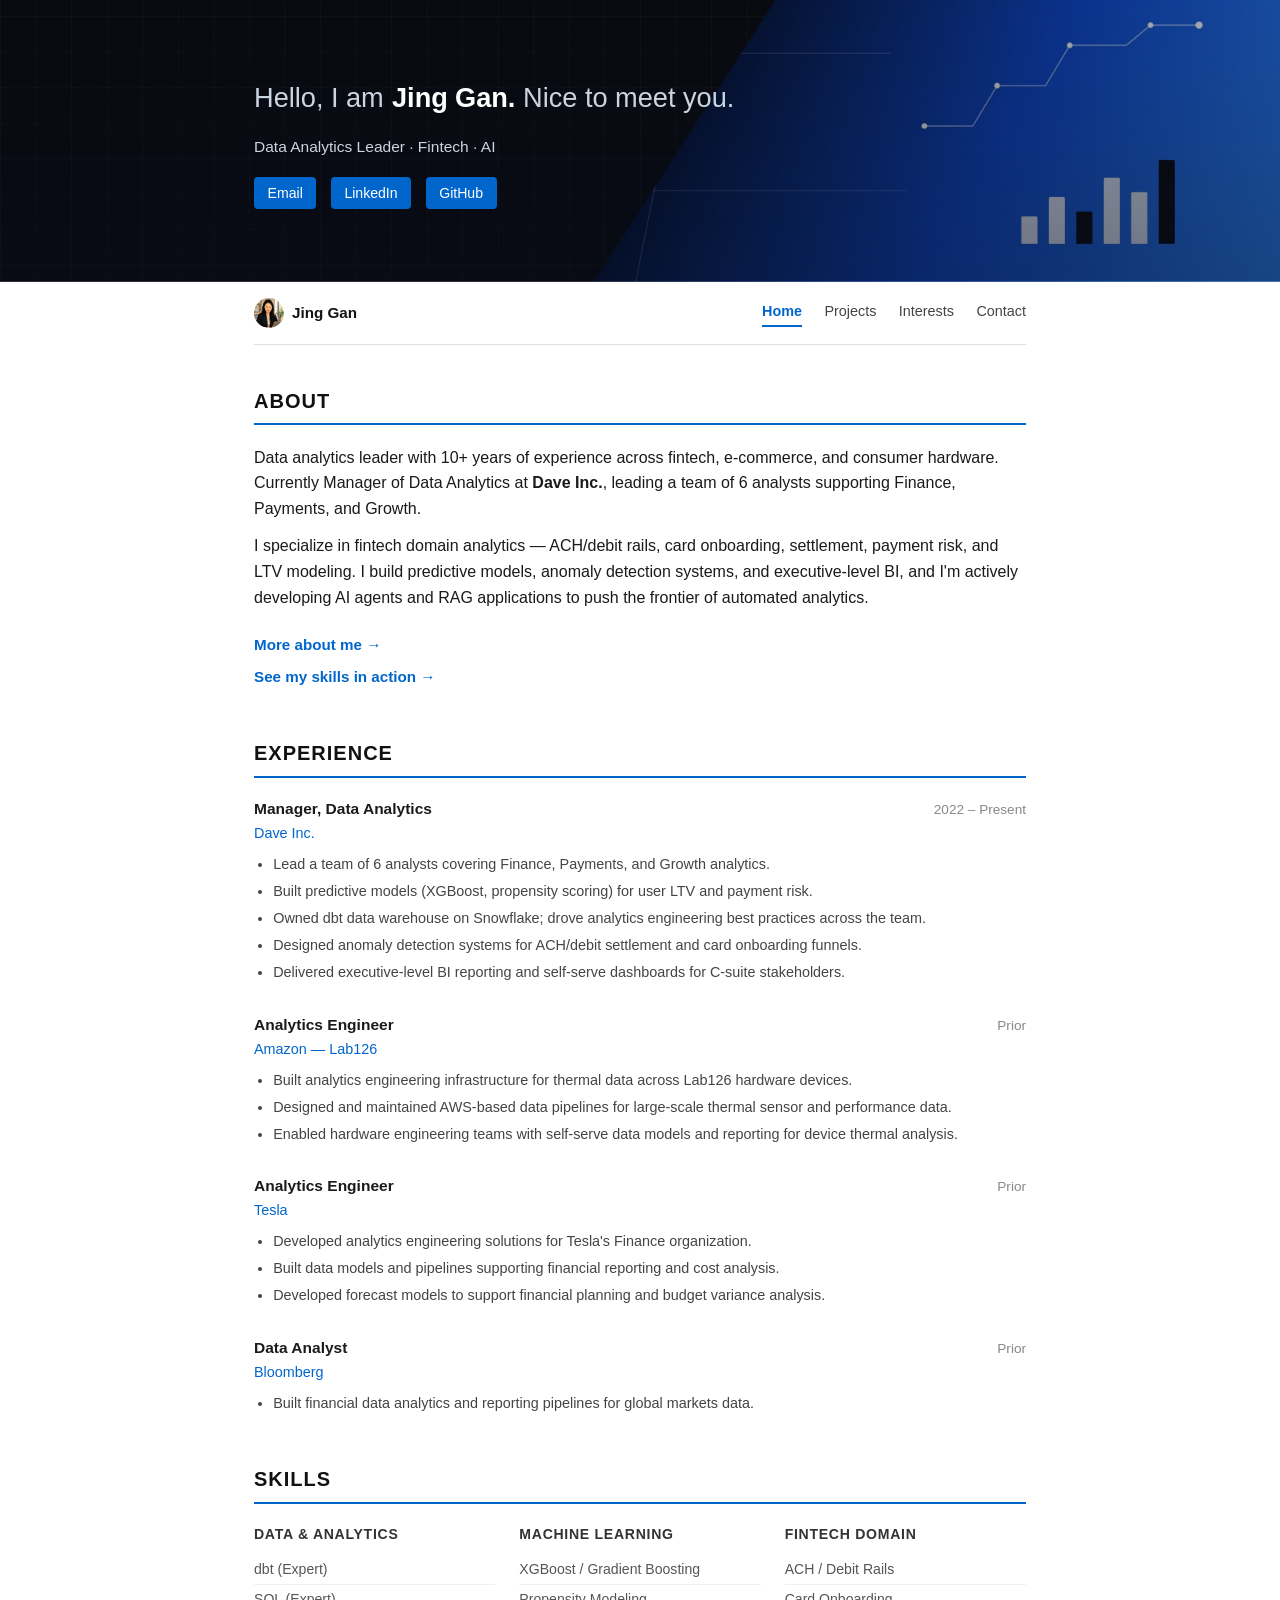
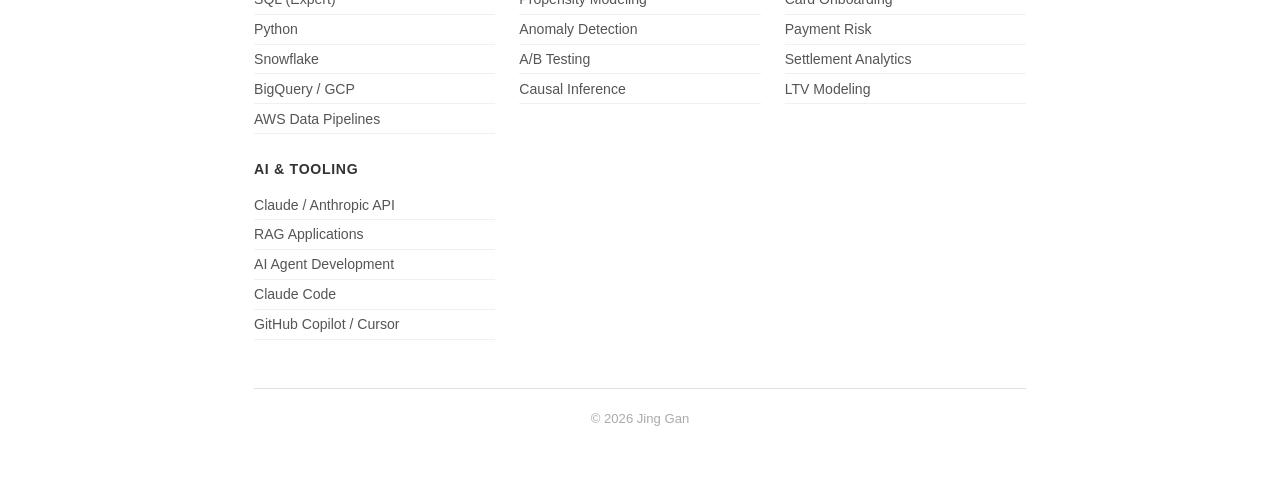
<file: index.html>
<!DOCTYPE html>
<html lang="en">
<head>
  <meta charset="UTF-8" />
  <meta name="viewport" content="width=device-width, initial-scale=1.0" />
  <title>Jing Gan — Home</title>
  <meta name="description" content="Jing Gan — Data Analytics Leader at Dave Inc. specializing in fintech analytics, predictive modeling, and AI agent development." />
  <meta property="og:title" content="Jing Gan — Data Analytics Leader" />
  <meta property="og:description" content="Data Analytics Leader at Dave Inc. specializing in fintech analytics, predictive modeling, and AI agent development." />
  <meta property="og:type" content="website" />
  <meta property="og:url" content="https://ganjingcatherine.github.io/personal-website/" />
  <meta property="og:image" content="https://ganjingcatherine.github.io/personal-website/working.png" />
  <link rel="stylesheet" href="style.css" />
</head>
<body>

  <header class="hero">
    <div class="header-inner">
      <div class="hero-greeting">
        <p class="greeting greeting-line">
          <span class="word" style="animation-delay:0.05s">Hello,</span>
          <span class="word" style="animation-delay:0.2s">I</span>
          <span class="word" style="animation-delay:0.35s">am</span>
          <span class="word bold-name" style="animation-delay:0.5s">Jing</span>
          <span class="word bold-name" style="animation-delay:0.65s">Gan.</span>
          <span class="word" style="animation-delay:2.15s">Nice</span>
          <span class="word" style="animation-delay:2.3s">to</span>
          <span class="word" style="animation-delay:2.45s">meet</span>
          <span class="word" style="animation-delay:2.6s">you.</span>
        </p>

        <p class="tagline">Data Analytics Leader &middot; Fintech &middot; AI</p>

        <div class="header-links">
          <a href="mailto:jing.gan123@gmail.com">Email</a>
          <a href="https://www.linkedin.com/in/jgan/" target="_blank">LinkedIn</a>
          <a href="https://github.com/ganjingcatherine" target="_blank">GitHub</a>
        </div>
      </div>
    </div>
  </header>

  <nav>
    <a href="index.html" class="brand">
      <span class="brand-mark">
        <img src="working.png" alt="Jing Gan" onerror="this.style.display='none'; this.nextElementSibling.style.display='flex';" />
        <span class="brand-initials">JG</span>
      </span>
      Jing Gan
    </a>
    <div class="nav-links">
      <a href="index.html" class="active">Home</a>
      <a href="projects.html">Projects</a>
      <a href="interests.html">Interests</a>
      <a href="contact.html">Contact</a>
    </div>
  </nav>

  <main>

    <section id="about">
      <h2>About</h2>
      <p>
        Data analytics leader with 10+ years of experience across fintech, e-commerce, and consumer hardware.
        Currently Manager of Data Analytics at <strong>Dave Inc.</strong>, leading a team of 6 analysts
        supporting Finance, Payments, and Growth.
      </p>
      <p>
        I specialize in fintech domain analytics — ACH/debit rails, card onboarding, settlement, payment risk,
        and LTV modeling. I build predictive models, anomaly detection systems, and executive-level BI, and I'm
        actively developing AI agents and RAG applications to push the frontier of automated analytics.
      </p>

      <div class="home-cta">
        <a href="interests.html" class="cta-link">More about me &rarr;</a>
        <a href="projects.html" class="cta-link">See my skills in action &rarr;</a>
      </div>
    </section>

    <section id="experience">
      <h2>Experience</h2>

      <div class="job">
        <div class="job-header">
          <div>
            <span class="job-title">Manager, Data Analytics</span>
            <span class="job-company">Dave Inc.</span>
          </div>
          <span class="job-date">2022 – Present</span>
        </div>
        <ul>
          <li>Lead a team of 6 analysts covering Finance, Payments, and Growth analytics.</li>
          <li>Built predictive models (XGBoost, propensity scoring) for user LTV and payment risk.</li>
          <li>Owned dbt data warehouse on Snowflake; drove analytics engineering best practices across the team.</li>
          <li>Designed anomaly detection systems for ACH/debit settlement and card onboarding funnels.</li>
          <li>Delivered executive-level BI reporting and self-serve dashboards for C-suite stakeholders.</li>
        </ul>
      </div>

      <div class="job">
        <div class="job-header">
          <div>
            <span class="job-title">Analytics Engineer</span>
            <span class="job-company">Amazon — Lab126</span>
          </div>
          <span class="job-date">Prior</span>
        </div>
        <ul>
          <li>Built analytics engineering infrastructure for thermal data across Lab126 hardware devices.</li>
          <li>Designed and maintained AWS-based data pipelines for large-scale thermal sensor and performance data.</li>
          <li>Enabled hardware engineering teams with self-serve data models and reporting for device thermal analysis.</li>
        </ul>
      </div>

      <div class="job">
        <div class="job-header">
          <div>
            <span class="job-title">Analytics Engineer</span>
            <span class="job-company">Tesla</span>
          </div>
          <span class="job-date">Prior</span>
        </div>
        <ul>
          <li>Developed analytics engineering solutions for Tesla's Finance organization.</li>
          <li>Built data models and pipelines supporting financial reporting and cost analysis.</li>
          <li>Developed forecast models to support financial planning and budget variance analysis.</li>
        </ul>
      </div>

      <div class="job">
        <div class="job-header">
          <div>
            <span class="job-title">Data Analyst</span>
            <span class="job-company">Bloomberg</span>
          </div>
          <span class="job-date">Prior</span>
        </div>
        <ul>
          <li>Built financial data analytics and reporting pipelines for global markets data.</li>
        </ul>
      </div>
    </section>

    <section id="skills">
      <h2>Skills</h2>
      <div class="skills-grid">
        <div class="skill-group">
          <h4>Data & Analytics</h4>
          <ul>
            <li>dbt (Expert)</li>
            <li>SQL (Expert)</li>
            <li>Python</li>
            <li>Snowflake</li>
            <li>BigQuery / GCP</li>
            <li>AWS Data Pipelines</li>
          </ul>
        </div>
        <div class="skill-group">
          <h4>Machine Learning</h4>
          <ul>
            <li>XGBoost / Gradient Boosting</li>
            <li>Propensity Modeling</li>
            <li>Anomaly Detection</li>
            <li>A/B Testing</li>
            <li>Causal Inference</li>
          </ul>
        </div>
        <div class="skill-group">
          <h4>Fintech Domain</h4>
          <ul>
            <li>ACH / Debit Rails</li>
            <li>Card Onboarding</li>
            <li>Payment Risk</li>
            <li>Settlement Analytics</li>
            <li>LTV Modeling</li>
          </ul>
        </div>
        <div class="skill-group">
          <h4>AI & Tooling</h4>
          <ul>
            <li>Claude / Anthropic API</li>
            <li>RAG Applications</li>
            <li>AI Agent Development</li>
            <li>Claude Code</li>
            <li>GitHub Copilot / Cursor</li>
          </ul>
        </div>
      </div>
    </section>

  </main>

  <footer>
    <p>&copy; 2026 Jing Gan</p>
  </footer>

  <script>
    function wait(ms) {
      return new Promise(function (resolve) { setTimeout(resolve, ms); });
    }

    async function runGreeting() {
      var line = document.querySelector('.greeting-line');
      if (!line) return;

      var POP_TOTAL_MS = 3100;
      var SECOND_PAUSE_MS = 20000;
      var LOOPS = 4;

      for (var i = 0; i < LOOPS; i++) {
        line.classList.add('active');
        await wait(POP_TOTAL_MS + SECOND_PAUSE_MS);
        line.classList.remove('active');
      }

      line.classList.add('active');
    }

    runGreeting();
  </script>

</body>
</html>
</file>
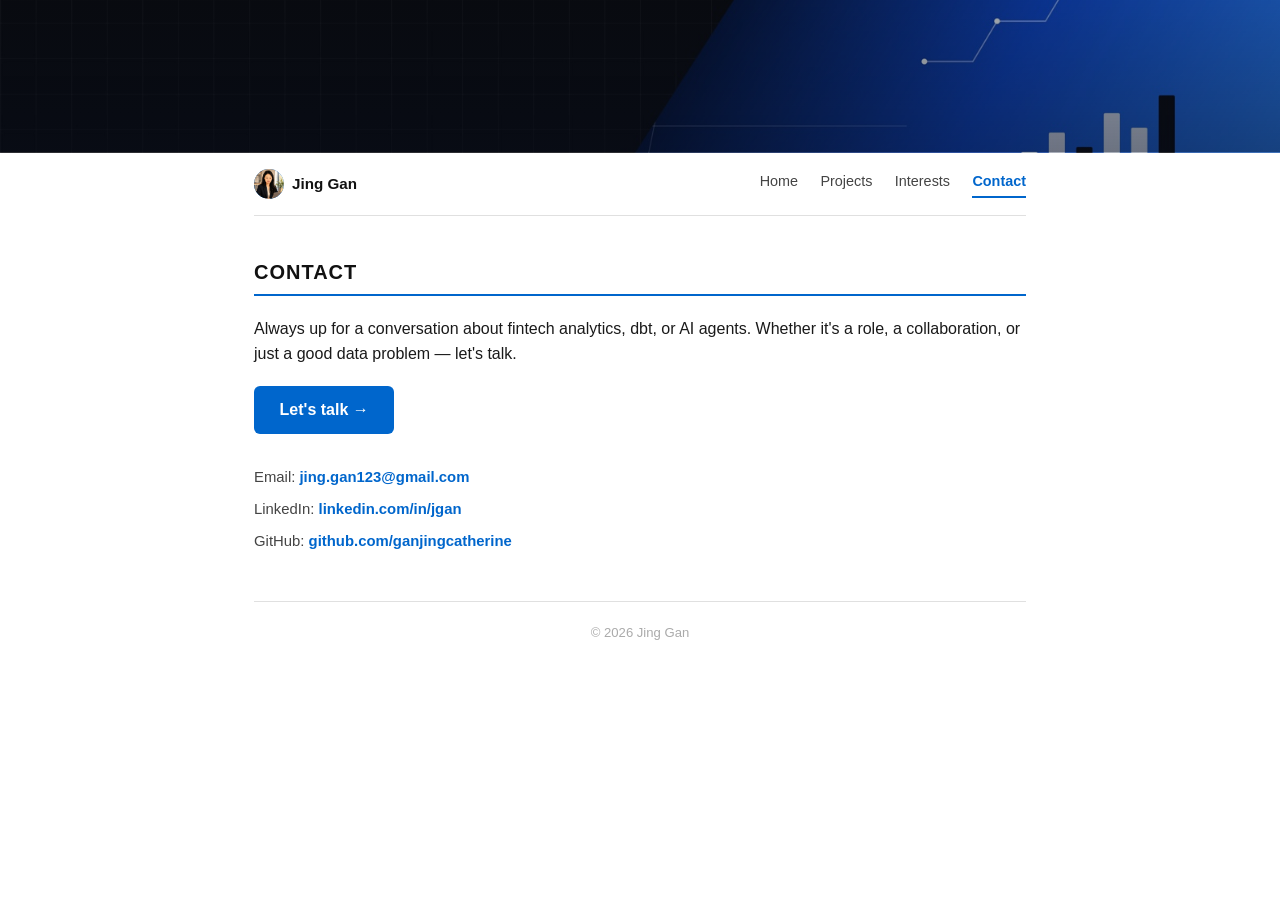
<file: contact.html>
<!DOCTYPE html>
<html lang="en">
<head>
  <meta charset="UTF-8" />
  <meta name="viewport" content="width=device-width, initial-scale=1.0" />
  <title>Jing Gan — Contact</title>
  <meta name="description" content="Get in touch with Jing Gan — Data Analytics Leader specializing in fintech analytics and AI." />
  <meta property="og:title" content="Jing Gan — Contact" />
  <meta property="og:description" content="Get in touch with Jing Gan — Data Analytics Leader specializing in fintech analytics and AI." />
  <meta property="og:type" content="website" />
  <meta property="og:url" content="https://ganjingcatherine.github.io/personal-website/contact.html" />
  <meta property="og:image" content="https://ganjingcatherine.github.io/personal-website/working.png" />
  <link rel="stylesheet" href="style.css" />
</head>
<body>

  <header class="hero">
    <div class="header-inner">
    </div>
  </header>

  <nav>
    <a href="index.html" class="brand">
      <span class="brand-mark">
        <img src="working.png" alt="Jing Gan" onerror="this.style.display='none'; this.nextElementSibling.style.display='flex';" />
        <span class="brand-initials">JG</span>
      </span>
      Jing Gan
    </a>
    <div class="nav-links">
      <a href="index.html">Home</a>
      <a href="projects.html">Projects</a>
      <a href="interests.html">Interests</a>
      <a href="contact.html" class="active">Contact</a>
    </div>
  </nav>

  <main>

    <section id="contact">
      <h2>Contact</h2>
      <p>
        Always up for a conversation about fintech analytics, dbt, or AI agents. Whether it's a role,
        a collaboration, or just a good data problem — let's talk.
      </p>
      <a href="mailto:jing.gan123@gmail.com" class="cta-button">Let's talk &rarr;</a>

      <ul class="contact-list">
        <li>Email: <a href="mailto:jing.gan123@gmail.com">jing.gan123@gmail.com</a></li>
        <li>LinkedIn: <a href="https://www.linkedin.com/in/jgan/" target="_blank">linkedin.com/in/jgan</a></li>
        <li>GitHub: <a href="https://github.com/ganjingcatherine" target="_blank">github.com/ganjingcatherine</a></li>
      </ul>
    </section>

  </main>

  <footer>
    <p>&copy; 2026 Jing Gan</p>
  </footer>

</body>
</html>
</file>
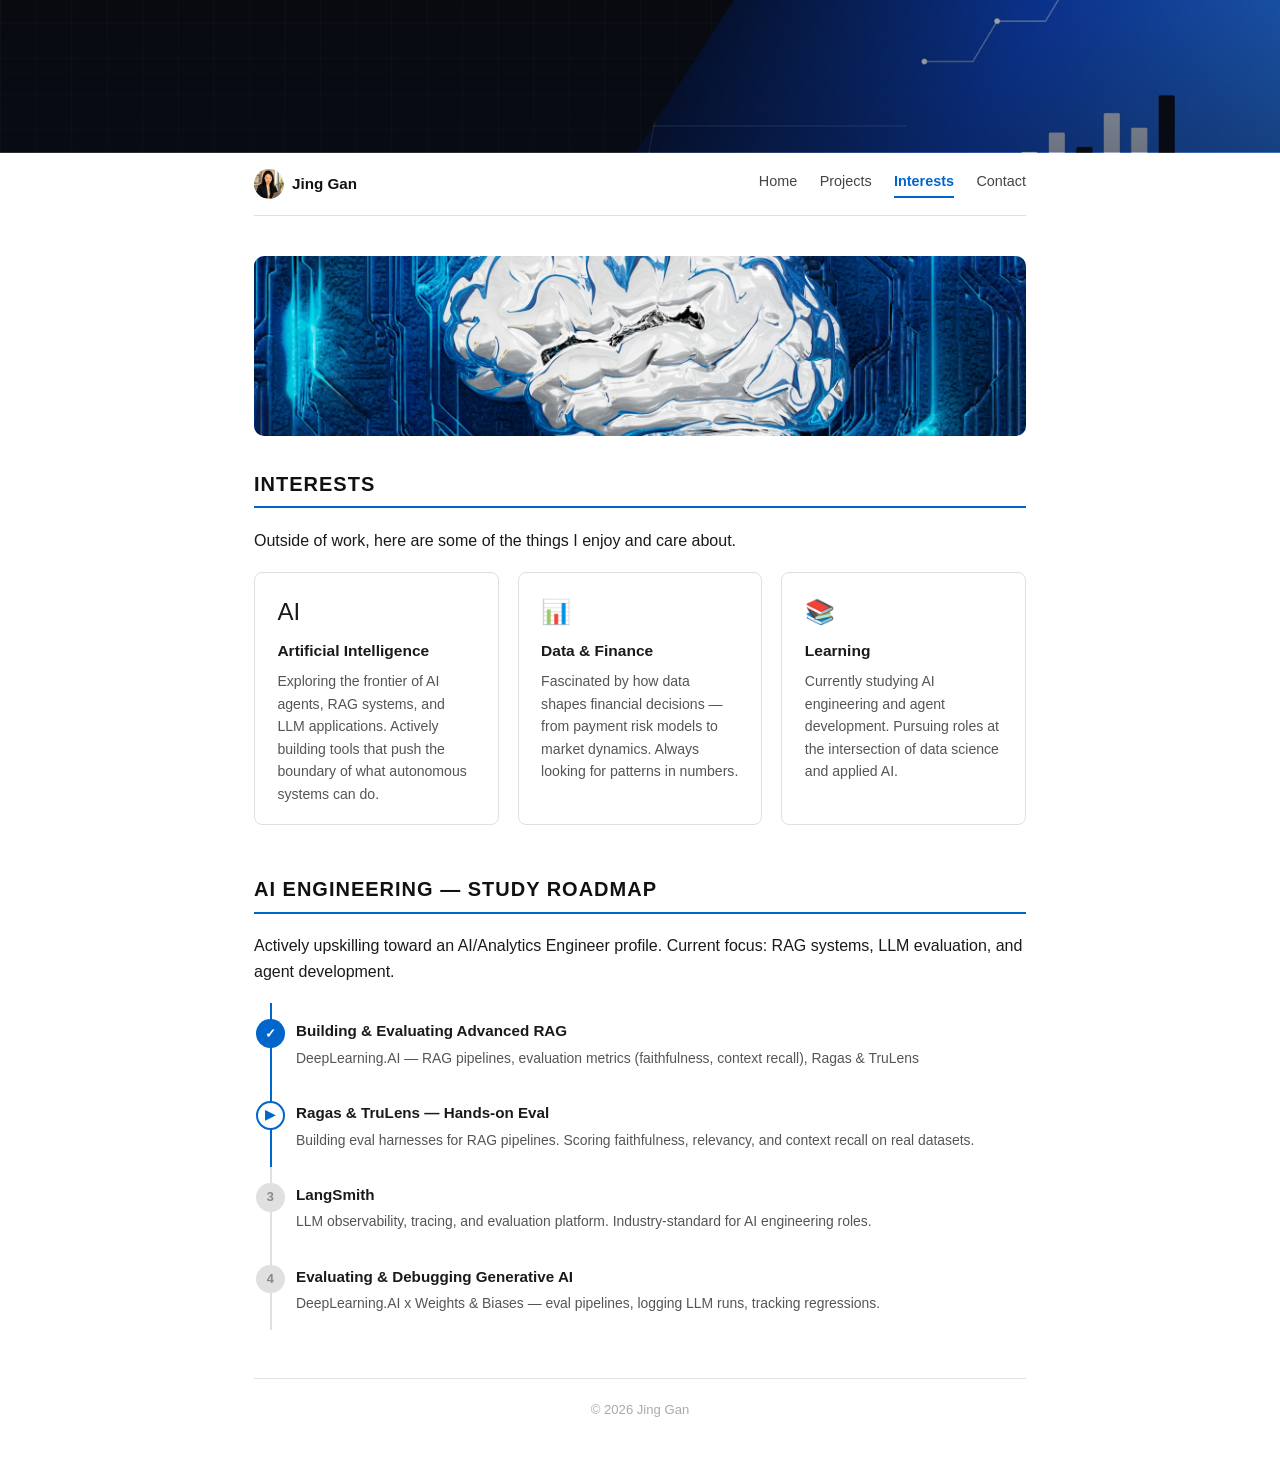
<file: interests.html>
<!DOCTYPE html>
<html lang="en">
<head>
  <meta charset="UTF-8" />
  <meta name="viewport" content="width=device-width, initial-scale=1.0" />
  <title>Jing Gan — Interests</title>
  <meta name="description" content="What Jing Gan is exploring outside of work — AI, data, and an active AI engineering study roadmap." />
  <meta property="og:title" content="Jing Gan — Interests" />
  <meta property="og:description" content="What Jing Gan is exploring outside of work — AI, data, and an active AI engineering study roadmap." />
  <meta property="og:type" content="website" />
  <meta property="og:url" content="https://ganjingcatherine.github.io/personal-website/interests.html" />
  <meta property="og:image" content="https://ganjingcatherine.github.io/personal-website/working.png" />
  <link rel="stylesheet" href="style.css" />
</head>
<body>

  <header class="hero">
    <div class="header-inner">
    </div>
  </header>

  <nav>
    <a href="index.html" class="brand">
      <span class="brand-mark">
        <img src="working.png" alt="Jing Gan" onerror="this.style.display='none'; this.nextElementSibling.style.display='flex';" />
        <span class="brand-initials">JG</span>
      </span>
      Jing Gan
    </a>
    <div class="nav-links">
      <a href="index.html">Home</a>
      <a href="projects.html">Projects</a>
      <a href="interests.html" class="active">Interests</a>
      <a href="contact.html">Contact</a>
    </div>
  </nav>

  <main>

    <img src="images/interests-banner.jpg" class="section-banner" alt="Abstract illustration of a brain integrated with circuitry" />

    <section>
      <h2>Interests</h2>
      <p>Outside of work, here are some of the things I enjoy and care about.</p>

      <div class="interest-grid">

        <div class="interest-card">
          <div class="interest-icon">AI</div>
          <h3>Artificial Intelligence</h3>
          <p>Exploring the frontier of AI agents, RAG systems, and LLM applications. Actively building tools that push the boundary of what autonomous systems can do.</p>
        </div>

        <div class="interest-card">
          <div class="interest-icon">&#x1F4CA;</div>
          <h3>Data & Finance</h3>
          <p>Fascinated by how data shapes financial decisions — from payment risk models to market dynamics. Always looking for patterns in numbers.</p>
        </div>

        <div class="interest-card">
          <div class="interest-icon">&#x1F4DA;</div>
          <h3>Learning</h3>
          <p>Currently studying AI engineering and agent development. Pursuing roles at the intersection of data science and applied AI.</p>
        </div>

      </div>
    </section>

    <section>
      <h2>AI Engineering — Study Roadmap</h2>
      <p>Actively upskilling toward an AI/Analytics Engineer profile. Current focus: RAG systems, LLM evaluation, and agent development.</p>

      <div class="roadmap">

        <div class="roadmap-step completed">
          <div class="step-marker">&#10003;</div>
          <div class="step-content">
            <h4>Building & Evaluating Advanced RAG</h4>
            <p>DeepLearning.AI — RAG pipelines, evaluation metrics (faithfulness, context recall), Ragas & TruLens</p>
          </div>
        </div>

        <div class="roadmap-step current">
          <div class="step-marker">&#9654;</div>
          <div class="step-content">
            <h4>Ragas & TruLens — Hands-on Eval</h4>
            <p>Building eval harnesses for RAG pipelines. Scoring faithfulness, relevancy, and context recall on real datasets.</p>
          </div>
        </div>

        <div class="roadmap-step">
          <div class="step-marker">3</div>
          <div class="step-content">
            <h4>LangSmith</h4>
            <p>LLM observability, tracing, and evaluation platform. Industry-standard for AI engineering roles.</p>
          </div>
        </div>

        <div class="roadmap-step">
          <div class="step-marker">4</div>
          <div class="step-content">
            <h4>Evaluating & Debugging Generative AI</h4>
            <p>DeepLearning.AI x Weights & Biases — eval pipelines, logging LLM runs, tracking regressions.</p>
          </div>
        </div>

      </div>
    </section>

  </main>

  <footer>
    <p>&copy; 2026 Jing Gan</p>
  </footer>

</body>
</html>
</file>
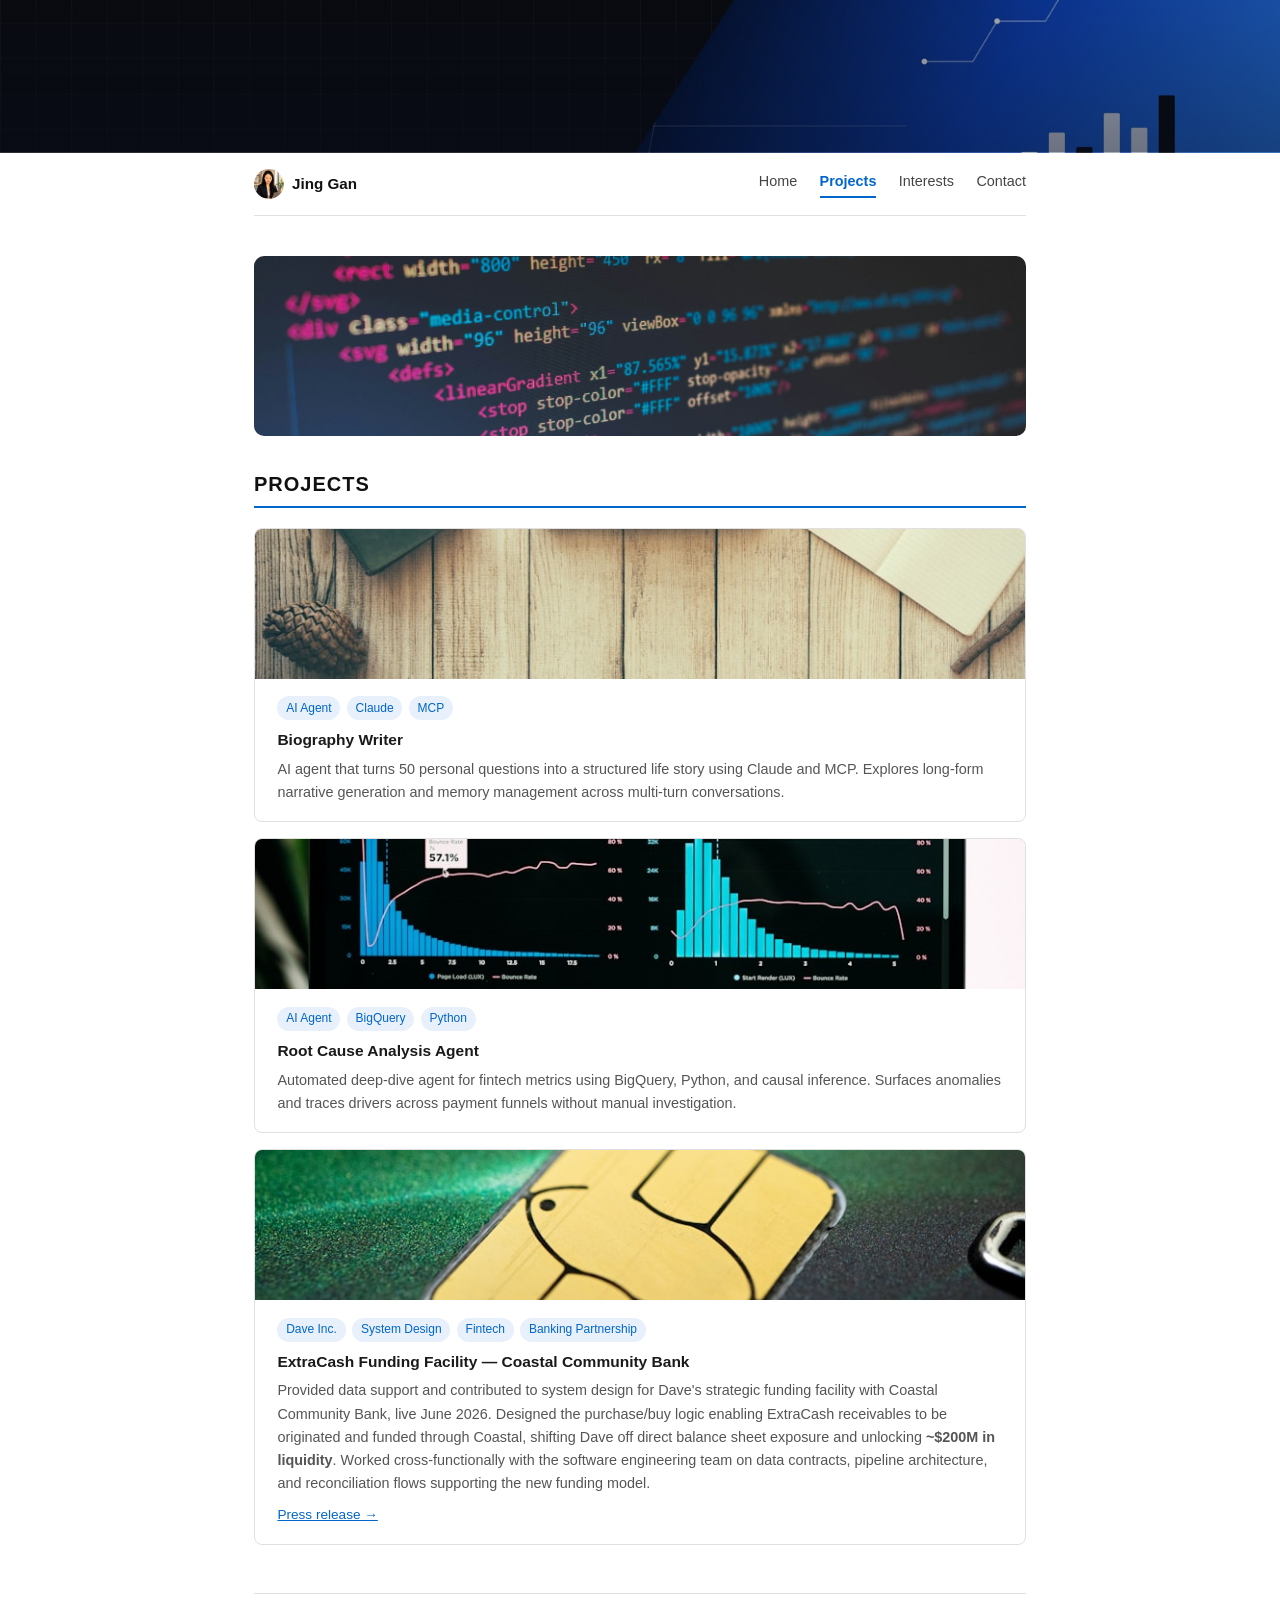
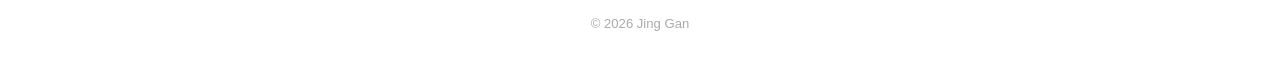
<file: projects.html>
<!DOCTYPE html>
<html lang="en">
<head>
  <meta charset="UTF-8" />
  <meta name="viewport" content="width=device-width, initial-scale=1.0" />
  <title>Jing Gan — Projects</title>
  <meta name="description" content="Projects by Jing Gan — AI agents, fintech data systems, and analytics work spanning Dave Inc., Amazon, and Tesla." />
  <meta property="og:title" content="Jing Gan — Projects" />
  <meta property="og:description" content="AI agents, fintech data systems, and analytics work spanning Dave Inc., Amazon, and Tesla." />
  <meta property="og:type" content="website" />
  <meta property="og:url" content="https://ganjingcatherine.github.io/personal-website/projects.html" />
  <meta property="og:image" content="https://ganjingcatherine.github.io/personal-website/working.png" />
  <link rel="stylesheet" href="style.css" />
</head>
<body>

  <header class="hero">
    <div class="header-inner">
    </div>
  </header>

  <nav>
    <a href="index.html" class="brand">
      <span class="brand-mark">
        <img src="working.png" alt="Jing Gan" onerror="this.style.display='none'; this.nextElementSibling.style.display='flex';" />
        <span class="brand-initials">JG</span>
      </span>
      Jing Gan
    </a>
    <div class="nav-links">
      <a href="index.html">Home</a>
      <a href="projects.html" class="active">Projects</a>
      <a href="interests.html">Interests</a>
      <a href="contact.html">Contact</a>
    </div>
  </nav>

  <main>

    <img src="images/projects-banner.jpg" class="section-banner" alt="Abstract close-up of code on screen" />

    <section>
      <h2>Projects</h2>

      <div class="project-card">
        <img src="images/project-biography-writer.jpg" class="project-thumb" alt="Vintage typewriter and notebook" />
        <div class="project-card-body">
          <div class="project-meta">
            <span class="project-tag">AI Agent</span>
            <span class="project-tag">Claude</span>
            <span class="project-tag">MCP</span>
          </div>
          <h3>Biography Writer</h3>
          <p>AI agent that turns 50 personal questions into a structured life story using Claude and MCP. Explores long-form narrative generation and memory management across multi-turn conversations.</p>
        </div>
      </div>

      <div class="project-card">
        <img src="images/project-root-cause.jpg" class="project-thumb" alt="Analytics dashboard with performance graphs" />
        <div class="project-card-body">
          <div class="project-meta">
            <span class="project-tag">AI Agent</span>
            <span class="project-tag">BigQuery</span>
            <span class="project-tag">Python</span>
          </div>
          <h3>Root Cause Analysis Agent</h3>
          <p>Automated deep-dive agent for fintech metrics using BigQuery, Python, and causal inference. Surfaces anomalies and traces drivers across payment funnels without manual investigation.</p>
        </div>
      </div>

      <div class="project-card">
        <img src="images/project-extracash.jpg" class="project-thumb" alt="Close-up of a payment card chip" />
        <div class="project-card-body">
          <div class="project-meta">
            <span class="project-tag">Dave Inc.</span>
            <span class="project-tag">System Design</span>
            <span class="project-tag">Fintech</span>
            <span class="project-tag">Banking Partnership</span>
          </div>
          <h3>ExtraCash Funding Facility — Coastal Community Bank</h3>
          <p>
            Provided data support and contributed to system design for Dave's strategic funding facility with
            Coastal Community Bank, live June 2026. Designed the purchase/buy logic enabling ExtraCash receivables
            to be originated and funded through Coastal, shifting Dave off direct balance sheet exposure and
            unlocking <strong>~$200M in liquidity</strong>. Worked cross-functionally with the software engineering
            team on data contracts, pipeline architecture, and reconciliation flows supporting the new funding model.
          </p>
          <p class="project-news">
            <a href="https://www.globenewswire.com/news-release/2026/06/09/3309317/0/en/dave-begins-funding-extracash-originations-through-coastal-community-bank.html" target="_blank">Press release &rarr;</a>
          </p>
        </div>
      </div>

    </section>

  </main>

  <footer>
    <p>&copy; 2026 Jing Gan</p>
  </footer>

</body>
</html>
</file>
<file: style.css>
* {
  margin: 0;
  padding: 0;
  box-sizing: border-box;
}

body {
  font-family: -apple-system, BlinkMacSystemFont, "Segoe UI", sans-serif;
  color: #1a1a1a;
  line-height: 1.6;
  max-width: 820px;
  margin: 0 auto;
  padding: 0 1.5rem 3rem;
  background: #fff;
}

/* Header */
header {
  padding: 5rem 0 4.5rem;
  border-bottom: 1px solid #e0e0e0;
  margin-bottom: 0;
  background:
    linear-gradient(rgba(255, 255, 255, 0.94), rgba(255, 255, 255, 0.97)),
    url("images/hero-bg.jpg");
  background-size: cover;
  background-position: center;
  margin-left: calc(-50vw + 50%);
  margin-right: calc(-50vw + 50%);
  padding-left: calc(50vw - 50%);
  padding-right: calc(50vw - 50%);
}

header.hero {
  background:
    linear-gradient(rgba(6, 12, 28, 0.35), rgba(6, 12, 28, 0.55)),
    url("images/header-banner.jpg");
  background-size: cover;
  background-position: center;
  border-bottom-color: rgba(255, 255, 255, 0.15);
}

header.hero .header-text h1 {
  color: #fff;
}

header.hero .tagline {
  color: #cbd5e1;
}

header.hero .profile-photo {
  background: #0a0a0a;
}

.header-inner {
  display: flex;
  align-items: center;
  justify-content: space-between;
  gap: 3rem;
}

.hero-greeting {
  flex: 0 1 60%;
  min-width: 0;
}

.profile-photo {
  flex-shrink: 0;
  margin-left: auto;
  width: 160px;
  height: 160px;
  border-radius: 50%;
  overflow: hidden;
  background: #0066cc;
}

.profile-photo img {
  width: 100%;
  height: 100%;
  object-fit: cover;
}

.photo-initials {
  display: none;
  width: 100%;
  height: 100%;
  align-items: center;
  justify-content: center;
  font-size: 1.6rem;
  font-weight: 700;
  color: #fff;
  letter-spacing: 1px;
}

.greeting {
  font-size: 1.7rem;
  font-weight: 500;
  line-height: 1.3;
  color: #cbd5e1;
  white-space: nowrap;
  margin-bottom: 1.2rem;
}

.greeting-line {
  display: none;
}

.greeting-line.active {
  display: block;
}

.greeting-line .word {
  display: inline-block;
  opacity: 0;
  transform: translateY(10px) scale(0.75);
}

.greeting-line.active .word {
  animation: word-pop-in 0.5s ease forwards;
}

.greeting .bold-name {
  font-weight: 800;
  color: #fff;
}

@keyframes word-pop-in {
  0% {
    opacity: 0;
    transform: translateY(10px) scale(0.7);
  }
  60% {
    opacity: 1;
    transform: translateY(-2px) scale(1.08);
  }
  100% {
    opacity: 1;
    transform: translateY(0) scale(1);
  }
}

.hero-greeting .header-links {
  margin-top: 1.1rem;
}

.header-text h1 {
  font-size: 2rem;
  font-weight: 700;
}

.tagline {
  color: #555;
  margin: 0.25rem 0 0.9rem;
  font-size: 0.97rem;
}

.header-links {
  display: flex;
  gap: 0.9rem;
  flex-wrap: wrap;
}

.header-links a {
  font-size: 0.88rem;
  text-decoration: none;
  color: #fff;
  background: #0066cc;
  padding: 0.3rem 0.85rem;
  border-radius: 4px;
  font-weight: 500;
  white-space: nowrap;
}

.header-links a:hover {
  background: #0052a3;
}

/* Nav */
nav {
  display: flex;
  align-items: center;
  justify-content: space-between;
  flex-wrap: wrap;
  gap: 1rem;
  padding: 1rem 0;
  border-bottom: 1px solid #e0e0e0;
  margin-bottom: 2.5rem;
  position: sticky;
  top: 0;
  background: #fff;
  z-index: 10;
}

.brand {
  display: flex;
  align-items: center;
  gap: 0.5rem;
  text-decoration: none;
  color: #111;
  font-weight: 700;
  font-size: 0.95rem;
}

.brand:hover {
  text-decoration: none;
}

.brand-mark {
  display: flex;
  align-items: center;
  justify-content: center;
  width: 30px;
  height: 30px;
  border-radius: 50%;
  overflow: hidden;
  background: #0066cc;
  color: #fff;
  font-size: 0.7rem;
  font-weight: 700;
  letter-spacing: 0.5px;
  flex-shrink: 0;
}

.brand-mark img {
  width: 100%;
  height: 100%;
  object-fit: cover;
}

.brand-initials {
  display: none;
  align-items: center;
  justify-content: center;
  width: 100%;
  height: 100%;
}

.nav-links {
  display: flex;
  gap: 1.4rem;
  flex-wrap: wrap;
}

nav a {
  text-decoration: none;
  color: #444;
  font-size: 0.9rem;
  font-weight: 500;
}

nav a:hover {
  color: #0066cc;
}

nav a.active {
  color: #0066cc;
  font-weight: 700;
  border-bottom: 2px solid #0066cc;
  padding-bottom: 2px;
}

/* Sections */
section {
  margin-bottom: 3rem;
}

h2 {
  font-size: 1.25rem;
  font-weight: 700;
  margin-bottom: 1.2rem;
  color: #111;
  text-transform: uppercase;
  letter-spacing: 0.05em;
  border-bottom: 2px solid #0066cc;
  padding-bottom: 0.4rem;
}

section p + p {
  margin-top: 0.75rem;
}

/* Home CTAs */
.home-cta {
  display: flex;
  flex-direction: column;
  gap: 0.5rem;
  margin-top: 1.4rem;
}

.cta-link {
  color: #0066cc;
  font-weight: 600;
  font-size: 0.95rem;
  text-decoration: none;
}

.cta-link:hover {
  text-decoration: underline;
}

/* Experience */
.job {
  margin-bottom: 1.8rem;
}

.job-header {
  display: flex;
  justify-content: space-between;
  align-items: flex-start;
  flex-wrap: wrap;
  gap: 0.25rem;
  margin-bottom: 0.35rem;
}

.job-title {
  font-weight: 700;
  font-size: 0.97rem;
  display: block;
}

.job-company {
  color: #0066cc;
  font-size: 0.9rem;
  display: block;
}

.job-date {
  color: #888;
  font-size: 0.85rem;
  white-space: nowrap;
  margin-top: 2px;
}

.job ul {
  margin-top: 0.5rem;
  padding-left: 1.2rem;
}

.job ul li {
  color: #444;
  font-size: 0.9rem;
  margin-bottom: 0.25rem;
}

/* Skills */
.skills-grid {
  display: grid;
  grid-template-columns: repeat(auto-fit, minmax(180px, 1fr));
  gap: 1.5rem;
}

.skill-group h4 {
  font-size: 0.88rem;
  font-weight: 700;
  text-transform: uppercase;
  letter-spacing: 0.05em;
  color: #333;
  margin-bottom: 0.6rem;
}

.skill-group ul {
  list-style: none;
  padding: 0;
}

.skill-group ul li {
  font-size: 0.88rem;
  color: #555;
  padding: 0.2rem 0;
  border-bottom: 1px solid #f0f0f0;
}

/* Section banner */
.section-banner {
  width: 100%;
  height: 180px;
  object-fit: cover;
  border-radius: 10px;
  margin-bottom: 2rem;
  display: block;
}

/* Projects */
.project-card {
  border: 1px solid #e0e0e0;
  border-radius: 8px;
  overflow: hidden;
  margin-bottom: 1rem;
}

.project-thumb {
  width: 100%;
  height: 150px;
  object-fit: cover;
  display: block;
}

.project-card-body {
  padding: 1.1rem 1.4rem;
}

.project-card h3 {
  font-size: 0.97rem;
  font-weight: 700;
  margin-bottom: 0.3rem;
}

.project-card p {
  color: #555;
  font-size: 0.9rem;
}

.project-news {
  margin-top: 0.6rem;
  font-size: 0.85rem !important;
}

/* Contact */
.cta-button {
  display: inline-block;
  background: #0066cc;
  color: #fff;
  padding: 0.7rem 1.6rem;
  border-radius: 6px;
  font-weight: 600;
  text-decoration: none;
  margin: 1.2rem 0 2rem;
}

.cta-button:hover {
  background: #0052a3;
  text-decoration: none;
}

.contact-list {
  list-style: none;
  padding: 0;
}

.contact-list li {
  margin-bottom: 0.5rem;
  font-size: 0.93rem;
  color: #444;
}

.contact-list li a {
  color: #0066cc;
  font-weight: 600;
  text-decoration: none;
}

.contact-list li a:hover {
  text-decoration: underline;
}

a {
  color: #0066cc;
}

a:hover {
  text-decoration: underline;
}

/* Project tags */
.project-meta {
  margin-bottom: 0.5rem;
  display: flex;
  gap: 0.4rem;
  flex-wrap: wrap;
}

.project-tag {
  font-size: 0.75rem;
  background: #e8f0fb;
  color: #0066cc;
  padding: 0.15rem 0.55rem;
  border-radius: 20px;
  font-weight: 500;
}

/* Interests */
.interest-grid {
  display: grid;
  grid-template-columns: repeat(auto-fit, minmax(200px, 1fr));
  gap: 1.2rem;
  margin-top: 1.2rem;
}

.interest-card {
  border: 1px solid #e0e0e0;
  border-radius: 8px;
  padding: 1.2rem 1.4rem;
}

.interest-icon {
  font-size: 1.5rem;
  margin-bottom: 0.5rem;
}

.interest-card h3 {
  font-size: 0.97rem;
  font-weight: 700;
  margin-bottom: 0.4rem;
}

.interest-card p {
  color: #555;
  font-size: 0.88rem;
}

/* Roadmap */
.roadmap {
  margin-top: 1.2rem;
  display: flex;
  flex-direction: column;
  gap: 0;
}

.roadmap-step {
  display: flex;
  align-items: flex-start;
  gap: 1rem;
  padding: 1rem 0;
  border-left: 2px solid #e0e0e0;
  margin-left: 1rem;
  padding-left: 1.5rem;
  position: relative;
}

.roadmap-step.completed {
  border-left-color: #0066cc;
}

.roadmap-step.current {
  border-left-color: #0066cc;
}

.step-marker {
  position: absolute;
  left: -1rem;
  width: 1.8rem;
  height: 1.8rem;
  border-radius: 50%;
  background: #e0e0e0;
  color: #888;
  font-size: 0.8rem;
  font-weight: 700;
  display: flex;
  align-items: center;
  justify-content: center;
  flex-shrink: 0;
}

.roadmap-step.completed .step-marker {
  background: #0066cc;
  color: #fff;
}

.roadmap-step.current .step-marker {
  background: #fff;
  border: 2px solid #0066cc;
  color: #0066cc;
}

.step-content h4 {
  font-size: 0.95rem;
  font-weight: 700;
  margin-bottom: 0.2rem;
}

.step-content p {
  font-size: 0.87rem;
  color: #555;
}

/* Footer */
footer {
  border-top: 1px solid #e0e0e0;
  padding-top: 1.2rem;
  color: #aaa;
  font-size: 0.82rem;
  text-align: center;
}

/* Mobile */
@media (max-width: 540px) {
  .header-inner {
    flex-direction: column;
    align-items: flex-start;
    gap: 1.5rem;
  }

  .greeting {
    font-size: 1.1rem;
    white-space: normal;
  }

  .header-links {
    align-items: flex-start;
  }

  .job-header {
    flex-direction: column;
  }

  nav {
    flex-wrap: wrap;
    gap: 0.8rem;
  }
}
</file>
